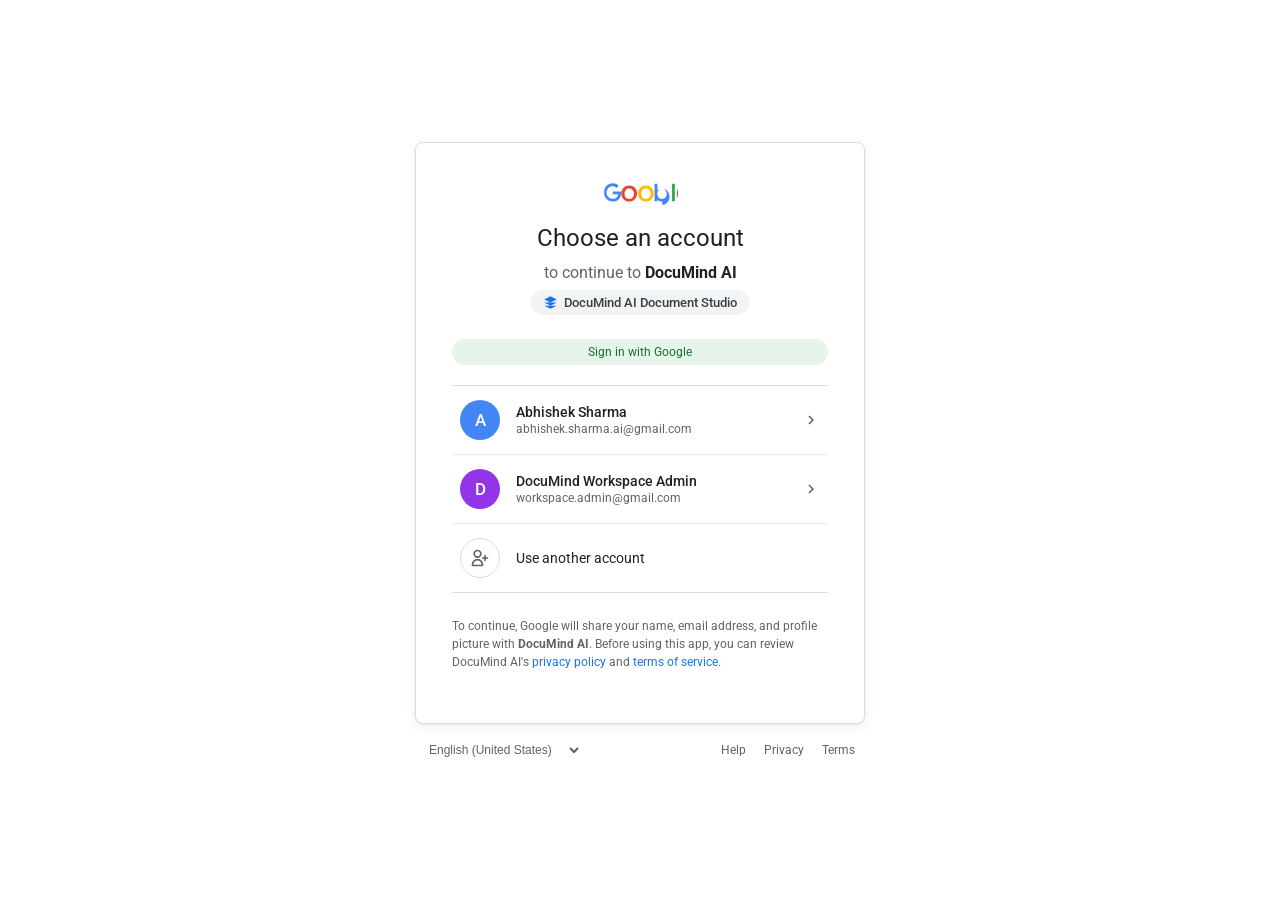
<file: frontend/google-signin.html>
<!DOCTYPE html>
<html lang="en">
<head>
  <meta charset="UTF-8" />
  <meta name="viewport" content="width=device-width, initial-scale=1.0" />
  <title>Sign in – Google Accounts</title>
  <link rel="preconnect" href="https://fonts.googleapis.com">
  <link rel="preconnect" href="https://fonts.gstatic.com" crossorigin>
  <link href="https://fonts.googleapis.com/css2?family=Roboto:wght@400;500;700&display=swap" rel="stylesheet">
  <style>
    :root {
      --g-blue: #1a73e8;
      --g-blue-hover: #1765cc;
      --g-gray-bg: #f8f9fa;
      --g-border: #dadce0;
      --g-text: #202124;
      --g-text-sub: #5f6368;
      --g-hover: #f1f3f4;
    }

    * { box-sizing: border-box; margin: 0; padding: 0; }

    body {
      font-family: 'Roboto', -apple-system, BlinkMacSystemFont, sans-serif;
      background-color: #ffffff;
      color: var(--g-text);
      min-height: 100vh;
      display: flex;
      flex-direction: column;
      align-items: center;
      justify-content: center;
      padding: 24px 16px;
      -webkit-font-smoothing: antialiased;
    }

    .auth-container {
      width: 100%;
      max-width: 450px;
      border: 1px solid var(--g-border);
      border-radius: 8px;
      padding: 40px 36px 36px;
      background: #ffffff;
      position: relative;
      overflow: hidden;
      box-shadow: 0 1px 3px rgba(60,64,67,0.08), 0 4px 8px 3px rgba(60,64,67,0.04);
    }

    .google-progress {
      position: absolute;
      top: 0;
      left: 0;
      right: 0;
      height: 4px;
      background-color: #e8f0fe;
      overflow: hidden;
      display: none;
    }

    .google-progress.active { display: block; }

    .google-progress-bar {
      width: 100%;
      height: 100%;
      background-color: var(--g-blue);
      animation: googleIndeterminate 1.5s infinite linear;
      transform-origin: 0% 50%;
    }

    @keyframes googleIndeterminate {
      0% { transform: translateX(0) scaleX(0.05); }
      50% { transform: translateX(35%) scaleX(0.5); }
      100% { transform: translateX(100%) scaleX(0.1); }
    }

    .google-header {
      display: flex;
      flex-direction: column;
      align-items: center;
      text-align: center;
      margin-bottom: 24px;
    }

    .google-logo {
      width: 75px;
      height: 24px;
      margin-bottom: 16px;
    }

    .google-heading {
      font-size: 24px;
      font-weight: 400;
      color: var(--g-text);
      line-height: 1.3333;
      margin-bottom: 8px;
    }

    .google-subheading {
      font-size: 16px;
      color: var(--g-text-sub);
      font-weight: 400;
    }

    .app-badge-box {
      display: inline-flex;
      align-items: center;
      gap: 6px;
      margin-top: 8px;
      padding: 5px 12px;
      background: #f1f3f4;
      border-radius: 16px;
      font-size: 13px;
      font-weight: 500;
      color: #3c4043;
    }

    .app-badge-box svg {
      width: 15px;
      height: 15px;
      fill: #1a73e8;
    }

    .accounts-list {
      list-style: none;
      display: flex;
      flex-direction: column;
      border-top: 1px solid var(--g-border);
      border-bottom: 1px solid var(--g-border);
      margin-bottom: 24px;
    }

    .account-item {
      display: flex;
      align-items: center;
      padding: 14px 8px;
      cursor: pointer;
      transition: background 0.15s ease;
      position: relative;
    }

    .account-item:not(:last-child) {
      border-bottom: 1px solid rgba(218, 220, 224, 0.6);
    }

    .account-item:hover {
      background-color: var(--g-hover);
      border-radius: 4px;
    }

    .account-avatar {
      width: 40px;
      height: 40px;
      border-radius: 50%;
      background: #4285F4;
      color: #ffffff;
      display: flex;
      align-items: center;
      justify-content: center;
      font-size: 17px;
      font-weight: 500;
      margin-right: 16px;
      flex-shrink: 0;
    }

    .account-avatar.purple { background: #9334e6; }
    .account-avatar.gray {
      background: transparent;
      border: 1px solid var(--g-border);
      color: var(--g-text-sub);
    }

    .account-info {
      display: flex;
      flex-direction: column;
      flex: 1;
      min-width: 0;
    }

    .account-name {
      font-size: 14px;
      font-weight: 500;
      color: var(--g-text);
      white-space: nowrap;
      overflow: hidden;
      text-overflow: ellipsis;
    }

    .account-email {
      font-size: 12px;
      color: var(--g-text-sub);
      white-space: nowrap;
      overflow: hidden;
      text-overflow: ellipsis;
      margin-top: 2px;
    }

    .account-chevron {
      color: var(--g-text-sub);
      margin-left: 8px;
    }

    #custom-account-pane {
      display: none;
      flex-direction: column;
      gap: 16px;
      margin-bottom: 24px;
    }

    .google-input-wrap {
      position: relative;
      margin-top: 6px;
    }

    .google-input {
      width: 100%;
      padding: 16px 14px;
      border: 1px solid var(--g-border);
      border-radius: 4px;
      font-size: 16px;
      outline: none;
      color: var(--g-text);
      background: transparent;
      transition: border 0.2s ease;
    }

    .google-input:focus {
      border: 2px solid var(--g-blue);
      padding: 15px 13px;
    }

    .google-floating-label {
      position: absolute;
      top: 50%;
      left: 14px;
      transform: translateY(-50%);
      font-size: 15px;
      color: var(--g-text-sub);
      pointer-events: none;
      transition: all 0.2s ease;
      background: #ffffff;
      padding: 0 4px;
    }

    .google-input:focus ~ .google-floating-label,
    .google-input:not(:placeholder-shown) ~ .google-floating-label {
      top: 0;
      font-size: 12px;
      color: var(--g-blue);
      font-weight: 500;
    }

    .btn-google-next {
      background-color: var(--g-blue);
      color: #ffffff;
      border: none;
      border-radius: 4px;
      padding: 10px 24px;
      font-size: 14px;
      font-weight: 500;
      cursor: pointer;
      align-self: flex-end;
      transition: background 0.15s ease;
    }

    .btn-google-next:hover { background-color: var(--g-blue-hover); }

    .btn-google-back {
      background: transparent;
      border: none;
      color: var(--g-blue);
      font-size: 14px;
      font-weight: 500;
      cursor: pointer;
      align-self: flex-start;
      padding: 4px 0;
    }

    .google-disclaimer {
      font-size: 12px;
      line-height: 1.5;
      color: var(--g-text-sub);
      margin-bottom: 16px;
    }

    .google-disclaimer a { color: var(--g-blue); text-decoration: none; }
    .google-disclaimer a:hover { text-decoration: underline; }

    .sandbox-pill {
      display: flex;
      align-items: center;
      justify-content: center;
      gap: 6px;
      font-size: 12px;
      color: #137333;
      background: #e6f4ea;
      padding: 6px 12px;
      border-radius: 16px;
      margin-bottom: 20px;
    }

    .google-footer {
      width: 100%;
      max-width: 450px;
      display: flex;
      justify-content: space-between;
      align-items: center;
      margin-top: 18px;
      font-size: 12px;
      color: var(--g-text-sub);
      padding: 0 10px;
    }

    .google-footer-links { display: flex; gap: 18px; }
    .google-footer a { color: var(--g-text-sub); text-decoration: none; }
    .google-footer a:hover { color: var(--g-text); }

    .lang-selector {
      background: transparent;
      border: none;
      font-size: 12px;
      color: var(--g-text-sub);
      cursor: pointer;
    }

    #signing-in-overlay {
      display: none;
      flex-direction: column;
      align-items: center;
      justify-content: center;
      gap: 16px;
      padding: 40px 0;
      text-align: center;
    }

    .spinner {
      width: 36px;
      height: 36px;
      border: 3px solid #e8eaed;
      border-top-color: var(--g-blue);
      border-radius: 50%;
      animation: spin 0.8s linear infinite;
    }

    @keyframes spin { to { transform: rotate(360deg); } }
  </style>
</head>
<body>

  <div class="auth-container" id="auth-container">
    <div class="google-progress" id="google-progress">
      <div class="google-progress-bar"></div>
    </div>

    <div class="google-header">
      <svg class="google-logo" viewBox="0 0 74 24">
        <path fill="#4285F4" d="M9.24 18.57c-2.45 0-4.52-.84-6.17-2.52S.6 12.2.6 9.47s.83-4.92 2.47-6.6S6.79.35 9.24.35c2.44 0 4.41.83 5.92 2.49l-1.99 2.05c-1.1-1.12-2.4-1.68-3.93-1.68-1.74 0-3.21.58-4.39 1.74-1.18 1.16-1.78 2.66-1.78 4.52s.6 3.36 1.78 4.52 2.65 1.74 4.39 1.74c1.68 0 3.06-.5 4.14-1.51.78-.73 1.29-1.68 1.52-2.85H9.24V8.53h8.33c.09.48.13.98.13 1.51 0 2.46-.77 4.51-2.31 6.13-1.54 1.63-3.59 2.4-6.15 2.4z"/>
        <path fill="#EA4335" d="M25.7 18.57c-2.22 0-4.08-.77-5.59-2.3-1.51-1.54-2.26-3.46-2.26-5.77s.75-4.23 2.26-5.77 3.37-2.31 5.59-2.31 4.08.77 5.59 2.31c1.51 1.54 2.26 3.46 2.26 5.77s-.75 4.23-2.26 5.77c-1.51 1.53-3.37 2.3-5.59 2.3zm0-2.67c1.35 0 2.48-.48 3.38-1.45.9-1.02 1.35-2.25 1.35-3.69s-.45-2.67-1.35-3.69c-.9-.97-2.03-1.45-3.38-1.45s-2.48.48-3.38 1.45c-.9 1.02-1.35 2.25-1.35 3.69s.45 2.67 1.35 3.69c.9.97 2.03 1.45 3.38 1.45z"/>
        <path fill="#FBBC05" d="M42.35 18.57c-2.22 0-4.08-.77-5.59-2.3-1.51-1.54-2.26-3.46-2.26-5.77s.75-4.23 2.26-5.77 3.37-2.31 5.59-2.31 4.08.77 5.59 2.31c1.51 1.54 2.26 3.46 2.26 5.77s-.75 4.23-2.26 5.77c-1.51 1.53-3.37 2.3-5.59 2.3zm0-2.67c1.35 0 2.48-.48 3.38-1.45.9-1.02 1.35-2.25 1.35-3.69s-.45-2.67-1.35-3.69c-.9-.97-2.03-1.45-3.38-1.45s-2.48.48-3.38 1.45c-.9 1.02-1.35 2.25-1.35 3.69s.45 2.67 1.35 3.69c.9.97 2.03 1.45 3.38 1.45z"/>
        <path fill="#4285F4" d="M58.74 18.57c-1.92 0-3.52-.64-4.81-1.91v1.54h-2.88V.74h2.88v6.78c1.29-1.27 2.89-1.91 4.81-1.91 1.99 0 3.7.77 5.12 2.31 1.43 1.54 2.14 3.47 2.14 5.77s-.71 4.23-2.14 5.77c-1.42 1.54-3.13 2.31-5.12 2.31zm-.24-2.67c1.35 0 2.48-.48 3.38-1.45.9-1.02 1.35-2.25 1.35-3.69s-.45-2.67-1.35-3.69c-.9-.97-2.03-1.45-3.38-1.45s-2.48.48-3.38 1.45c-.9 1.02-1.35 2.25-1.35 3.69s.45 2.67 1.35 3.69c.9.97 2.03 1.45 3.38 1.45z"/>
        <path fill="#34A853" d="M68.53.74h2.88v17.46h-2.88z"/>
        <path fill="#EA4335" d="M80.89 18.57c-2.19 0-4.01-.76-5.46-2.29-1.45-1.53-2.18-3.45-2.18-5.78s.72-4.24 2.15-5.78c1.43-1.54 3.2-2.31 5.31-2.31 2.19 0 3.96.73 5.32 2.18 1.36 1.45 2.04 3.37 2.04 5.75v.71H76.24c.09 1.25.54 2.26 1.36 3.03.82.77 1.83 1.15 3.03 1.15 1.63 0 2.94-.7 3.94-2.11l2.25 1.42c-.65 1.05-1.54 1.93-2.67 2.64-1.13.72-2.43 1.08-3.9 1.08zm-5.6-7.85h6.97c-.09-1.09-.5-1.98-1.24-2.66-.74-.68-1.68-1.02-2.82-1.02-1.03 0-1.92.33-2.66 1-.74.67-1.16 1.56-1.25 2.68z"/>
      </svg>
      <h1 class="google-heading" id="google-heading-text">Choose an account</h1>
      <p class="google-subheading">to continue to <strong style="color: var(--g-text);">DocuMind AI</strong></p>
      <div class="app-badge-box">
        <svg viewBox="0 0 24 24">
          <path d="M12 2L2 7l10 5 10-5-10-5zM2 17l10 5 10-5M2 12l10 5 10-5"/>
        </svg>
        <span>DocuMind AI Document Studio</span>
      </div>
    </div>

    <div class="sandbox-pill">
      <span>Sign in with Google</span>
    </div>

    <div id="signing-in-overlay">
      <div class="spinner"></div>
      <p style="font-size: 15px; font-weight: 500; color: var(--g-text);" id="signing-in-msg">Signing in to DocuMind AI...</p>
      <p style="font-size: 13px; color: var(--g-text-sub);">Please wait while we establish your secure session.</p>
    </div>

    <div id="accounts-selection-pane">
      <ul class="accounts-list">
        <li class="account-item" onclick="selectAccount('Abhishek Sharma', 'abhishek.sharma.ai@gmail.com')">
          <div class="account-avatar">A</div>
          <div class="account-info">
            <div class="account-name">Abhishek Sharma</div>
            <div class="account-email">abhishek.sharma.ai@gmail.com</div>
          </div>
          <svg class="account-chevron" width="18" height="18" viewBox="0 0 24 24" fill="currentColor">
            <path d="M10 6L8.59 7.41 13.17 12l-4.58 4.59L10 18l6-6z"/>
          </svg>
        </li>

        <li class="account-item" onclick="selectAccount('DocuMind Workspace Admin', 'workspace.admin@gmail.com')">
          <div class="account-avatar purple">D</div>
          <div class="account-info">
            <div class="account-name">DocuMind Workspace Admin</div>
            <div class="account-email">workspace.admin@gmail.com</div>
          </div>
          <svg class="account-chevron" width="18" height="18" viewBox="0 0 24 24" fill="currentColor">
            <path d="M10 6L8.59 7.41 13.17 12l-4.58 4.59L10 18l6-6z"/>
          </svg>
        </li>

        <li class="account-item" id="btn-use-another-account" onclick="showCustomInput()">
          <div class="account-avatar gray">
            <svg width="20" height="20" fill="none" stroke="currentColor" stroke-width="2" viewBox="0 0 24 24">
              <path stroke-linecap="round" stroke-linejoin="round" d="M18 9v3m0 0v3m0-3h3m-3 0h-3m-2-5a4 4 0 11-8 0 4 4 0 018 0zM3 20a6 6 0 0112 0v1H3v-1z"/>
            </svg>
          </div>
          <div class="account-info">
            <div class="account-name" style="font-weight: 400;">Use another account</div>
          </div>
        </li>
      </ul>

      <p class="google-disclaimer">
        To continue, Google will share your name, email address, and profile picture with <strong>DocuMind AI</strong>. Before using this app, you can review DocuMind AI's <a href="#">privacy policy</a> and <a href="#">terms of service</a>.
      </p>
    </div>

    <div id="custom-account-pane">
      <button class="btn-google-back" onclick="showAccountsList()">← Back to account list</button>
      
      <div class="google-input-wrap">
        <input type="email" id="custom-google-email" class="google-input" placeholder=" " required />
        <label class="google-floating-label">Email or phone</label>
      </div>

      <div class="google-input-wrap" id="password-wrap" style="display: none;">
        <input type="password" id="custom-google-password" class="google-input" placeholder=" " />
        <label class="google-floating-label">Enter your password</label>
      </div>

      <div style="display: flex; justify-content: space-between; align-items: center; margin-top: 10px;">
        <a href="#" style="font-size: 13px; color: var(--g-blue); text-decoration: none;">Forgot email?</a>
        <button class="btn-google-next" id="btn-custom-next" onclick="handleCustomNext()">Next</button>
      </div>
    </div>
  </div>

  <footer class="google-footer">
    <div>
      <select class="lang-selector">
        <option>English (United States)</option>
        <option>English (United Kingdom)</option>
        <option>Español</option>
        <option>Français</option>
        <option>Deutsch</option>
      </select>
    </div>
    <div class="google-footer-links">
      <a href="https://support.google.com/accounts" target="_blank">Help</a>
      <a href="https://policies.google.com/privacy" target="_blank">Privacy</a>
      <a href="https://policies.google.com/terms" target="_blank">Terms</a>
    </div>
  </footer>

  <script>
    const accountsPane = document.getElementById('accounts-selection-pane');
    const customPane = document.getElementById('custom-account-pane');
    const signingInOverlay = document.getElementById('signing-in-overlay');
    const progressBar = document.getElementById('google-progress');
    const headingText = document.getElementById('google-heading-text');
    const customEmailInput = document.getElementById('custom-google-email');
    const customPassInput = document.getElementById('custom-google-password');
    const passWrap = document.getElementById('password-wrap');
    const btnNext = document.getElementById('btn-custom-next');

    let customStep = 1;

    function showCustomInput() {
      accountsPane.style.display = 'none';
      customPane.style.display = 'flex';
      headingText.textContent = 'Sign in';
      customEmailInput.focus();
    }

    function showAccountsList() {
      customPane.style.display = 'none';
      accountsPane.style.display = 'block';
      headingText.textContent = 'Choose an account';
      customStep = 1;
      passWrap.style.display = 'none';
      btnNext.textContent = 'Next';
    }

    function handleCustomNext() {
      const email = customEmailInput.value.trim();
      if (!email) {
        alert('Please enter your Google email address');
        customEmailInput.focus();
        return;
      }

      if (customStep === 1) {
        customStep = 2;
        passWrap.style.display = 'block';
        headingText.textContent = 'Welcome';
        btnNext.textContent = 'Sign In';
        customPassInput.focus();
      } else {
        const name = email.split('@')[0].replace(/[._]/g, ' ');
        const formattedName = name.charAt(0).toUpperCase() + name.slice(1);
        selectAccount(formattedName, email);
      }
    }

    function selectAccount(name, email) {
      progressBar.classList.add('active');
      accountsPane.style.display = 'none';
      customPane.style.display = 'none';
      signingInOverlay.style.display = 'flex';
      headingText.textContent = 'Connecting...';
      document.getElementById('signing-in-msg').textContent = 'Signing in as ' + name + '...';

      const userPayload = {
        name: name,
        email: email,
        provider: 'google',
        plan: 'Pro Tier',
        verified: true,
        authTime: Date.now()
      };

      setTimeout(() => {
        localStorage.setItem('documind_user_auth', JSON.stringify(userPayload));

        if (window.opener && !window.opener.closed) {
          try {
            window.opener.postMessage({
              type: 'GOOGLE_SIGNIN_SUCCESS',
              user: userPayload
            }, '*');
          } catch(e) {
            console.warn('PostMessage error:', e);
          }
          setTimeout(() => {
            window.close();
          }, 400);
        } else {
          window.location.href = '/#studio';
        }
      }, 700);
    }
  </script>
</body>
</html>
</file>
